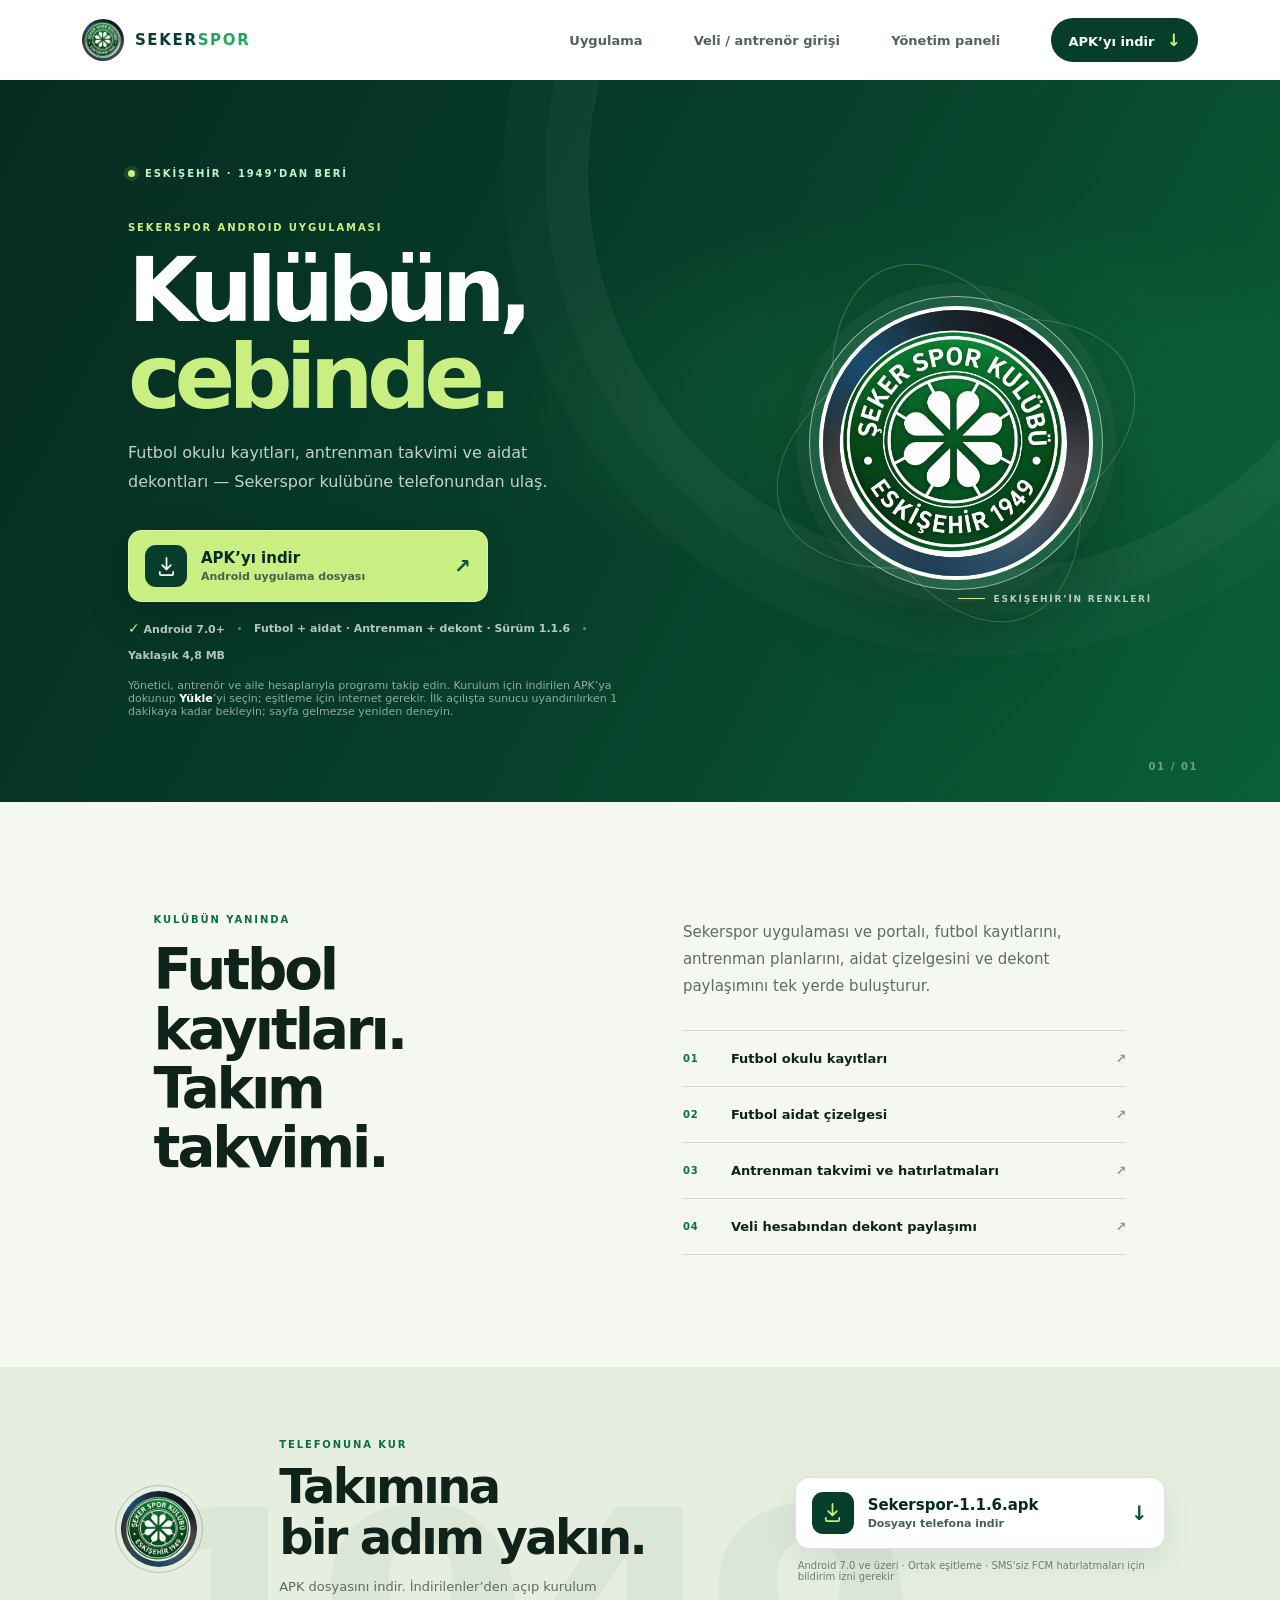
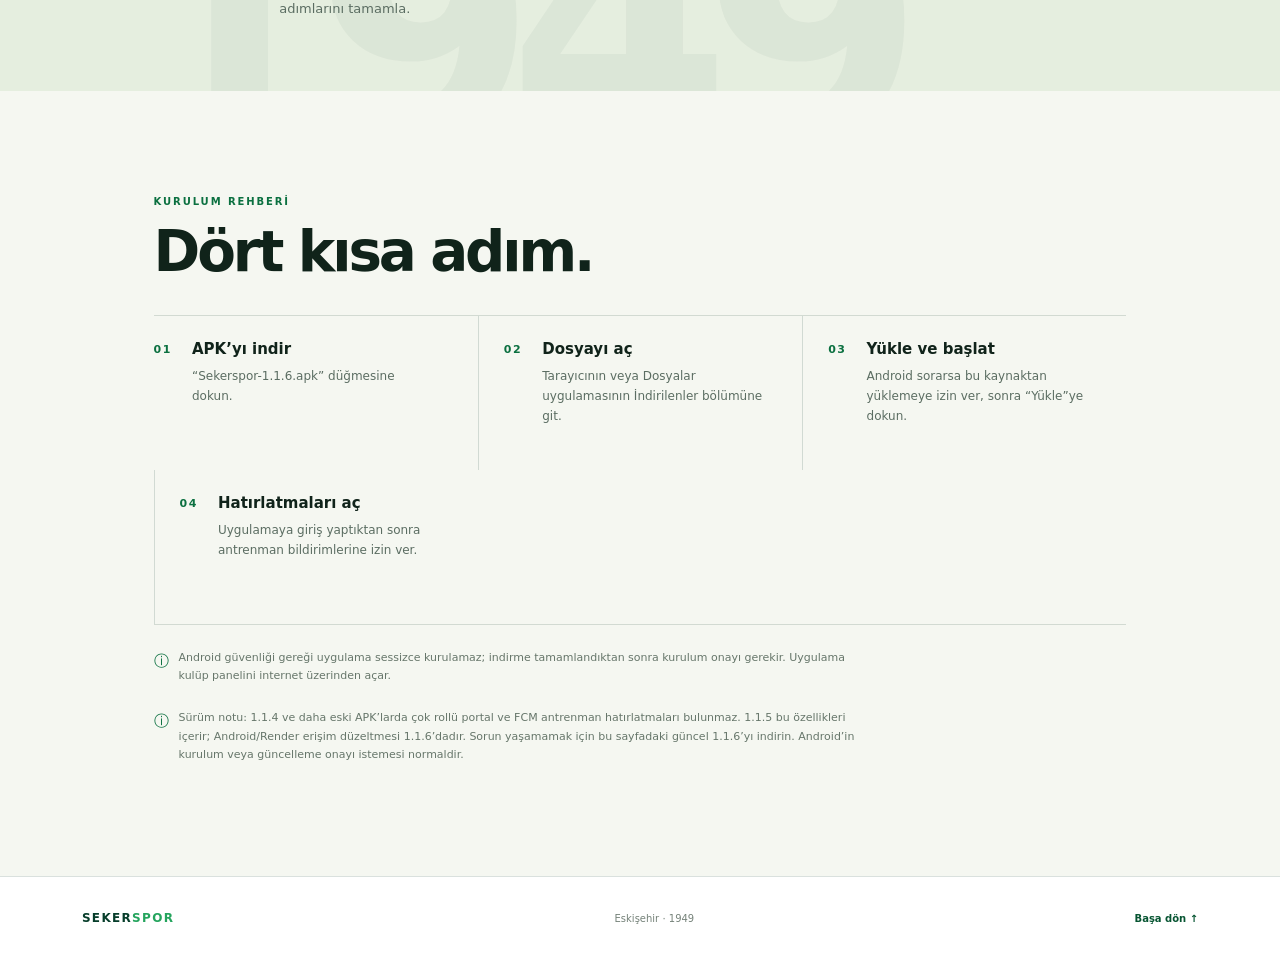
<file: download/index.html>
<!doctype html>
<html lang="tr">
<head>
  <meta charset="utf-8">
  <meta name="viewport" content="width=device-width, initial-scale=1">
  <meta name="theme-color" content="#073e2b">
  <meta name="description" content="Sekerspor Android uygulamasını indirin. Antrenman takvimi, aidat takibi ve veli/antrenör portalı.">
  <meta property="og:type" content="website">
  <meta property="og:title" content="Sekerspor — Kulüp cebinizde">
  <meta property="og:description" content="Sekerspor Android uygulamasını indirip kulüp panelinize telefonunuzdan ulaşın.">
  <meta property="og:image" content="https://files.manuscdn.com/user_upload_by_module/session_file/310519664003002589/QFVLzwJpxHhcqPuA.jpg">
  <title>Sekerspor — Android Uygulaması</title>
  <link rel="icon" type="image/png" href="assets/sekerspor-icon.png">
  <link rel="stylesheet" href="styles.css">
<link rel="canonical" href="https://musa0326.github.io/koncask/download/" /></head>
<body>
  <header class="site-header">
    <a class="brand" href="#ust" aria-label="Sekerspor ana sayfa">
      <img class="brand-mark" src="assets/sekerspor-icon.png" alt="">
      <span class="brand-name">SEKER<span>SPOR</span></span>
    </a>
    <nav aria-label="Ana gezinme">
      <a class="nav-link" href="#uygulama">Uygulama</a>
      <a class="nav-link" href="https://sekerspor-api-gateway.onrender.com/portal/">Veli / antrenör girişi</a>
      <a class="nav-link" href="https://sekerspor-api-gateway.onrender.com/panel/">Yönetim paneli</a>
      <a class="nav-cta" href="#indir">APK’yı indir <span aria-hidden="true">↓</span></a>
    </nav>
  </header>

  <main id="ust">
    <section class="hero" aria-labelledby="hero-title">
      <div class="hero-lines" aria-hidden="true"></div>
      <div class="hero-copy">
        <p class="eyebrow"><span class="eyebrow-dot"></span> ESKİŞEHİR · 1949’DAN BERİ</p>
        <p class="kicker">SEKERSPOR ANDROID UYGULAMASI</p>
        <h1 id="hero-title">Kulübün,<br><span>cebinde.</span></h1>
        <p class="hero-description">Futbol okulu kayıtları, antrenman takvimi ve aidat dekontları — Sekerspor kulübüne telefonundan ulaş.</p>
        <a class="download-button" href="./Sekerspor-1.1.6.apk" download="Sekerspor-1.1.6.apk" type="application/vnd.android.package-archive">
          <span class="download-icon" aria-hidden="true">
            <svg viewBox="0 0 24 24" fill="none"><path d="M12 3v12m0 0 4.5-4.5M12 15l-4.5-4.5M5 17.5v2A1.5 1.5 0 0 0 6.5 21h11a1.5 1.5 0 0 0 1.5-1.5v-2" stroke="currentColor" stroke-width="1.8" stroke-linecap="round" stroke-linejoin="round"/></svg>
          </span>
          <span class="download-label"><strong>APK’yı indir</strong><small>Android uygulama dosyası</small></span>
          <span class="download-arrow" aria-hidden="true">↗</span>
        </a>
        <div class="app-facts" aria-label="Uygulama bilgileri">
          <span><i class="fact-check" aria-hidden="true">✓</i> Android 7.0+</span>
          <span class="fact-divider" aria-hidden="true"></span>
          <span>Futbol + aidat · Antrenman + dekont · Sürüm 1.1.6</span>
          <span class="fact-divider" aria-hidden="true"></span>
          <span>Yaklaşık 4,8 MB</span>
        </div>
        <p class="hero-note">Yönetici, antrenör ve aile hesaplarıyla programı takip edin. Kurulum için indirilen APK’ya dokunup <b>Yükle</b>’yi seçin; eşitleme için internet gerekir. İlk açılışta sunucu uyandırılırken 1 dakikaya kadar bekleyin; sayfa gelmezse yeniden deneyin.</p>
      </div>

      <div class="hero-art" aria-label="Sekerspor Spor Kulübü arması">
        <div class="orbit orbit-one" aria-hidden="true"></div>
        <div class="orbit orbit-two" aria-hidden="true"></div>
        <div class="crest-frame">
          <img src="assets/sekerspor-logo.jpg" alt="Şeker Spor Kulübü, Eskişehir 1949 arması" width="989" height="1006">
        </div>
        <div class="art-caption"><span class="caption-rule"></span><span>ESKİŞEHİR’İN RENKLERİ</span></div>
      </div>
      <div class="hero-index" aria-hidden="true">01 / 01</div>
    </section>

    <section class="app-section" id="uygulama" aria-labelledby="app-title">
      <div class="section-intro">
        <p class="section-label">KULÜBÜN YANINDA</p>
        <h2 id="app-title">Futbol kayıtları.<br>Takım takvimi.</h2>
      </div>
      <div class="section-details">
        <p>Sekerspor uygulaması ve portalı, futbol kayıtlarını, antrenman planlarını, aidat çizelgesini ve dekont paylaşımını tek yerde buluşturur.</p>
        <div class="feature-list">
          <div class="feature-item"><span class="feature-number">01</span><span>Futbol okulu kayıtları</span><span class="feature-mark" aria-hidden="true">↗</span></div>
          <div class="feature-item"><span class="feature-number">02</span><span>Futbol aidat çizelgesi</span><span class="feature-mark" aria-hidden="true">↗</span></div>
          <div class="feature-item"><span class="feature-number">03</span><span>Antrenman takvimi ve hatırlatmaları</span><span class="feature-mark" aria-hidden="true">↗</span></div>
          <div class="feature-item"><span class="feature-number">04</span><span>Veli hesabından dekont paylaşımı</span><span class="feature-mark" aria-hidden="true">↗</span></div>
        </div>
      </div>
    </section>

    <section class="install-section" id="indir" aria-labelledby="install-title">
      <div class="install-emblem" aria-hidden="true"><img src="assets/sekerspor-icon.png" alt=""></div>
      <div class="install-copy">
        <p class="section-label">TELEFONUNA KUR</p>
        <h2 id="install-title">Takımına<br>bir adım yakın.</h2>
        <p>APK dosyasını indir. İndirilenler’den açıp kurulum adımlarını tamamla.</p>
      </div>
      <div class="install-action">
        <a class="download-button download-button-light" href="./Sekerspor-1.1.6.apk" download="Sekerspor-1.1.6.apk" type="application/vnd.android.package-archive">
          <span class="download-icon" aria-hidden="true"><svg viewBox="0 0 24 24" fill="none"><path d="M12 3v12m0 0 4.5-4.5M12 15l-4.5-4.5M5 17.5v2A1.5 1.5 0 0 0 6.5 21h11a1.5 1.5 0 0 0 1.5-1.5v-2" stroke="currentColor" stroke-width="1.8" stroke-linecap="round" stroke-linejoin="round"/></svg></span>
          <span class="download-label"><strong>Sekerspor-1.1.6.apk</strong><small>Dosyayı telefona indir</small></span>
          <span class="download-arrow" aria-hidden="true">↓</span>
        </a>
        <p class="download-footnote">Android 7.0 ve üzeri · Ortak eşitleme · SMS'siz FCM hatırlatmaları için bildirim izni gerekir</p>
      </div>
    </section>

    <section class="steps-section" aria-labelledby="steps-title">
      <p class="section-label">KURULUM REHBERİ</p>
      <h2 id="steps-title">Dört kısa adım.</h2>
      <div class="steps-list">
        <article class="step"><span class="step-no">01</span><div><h3>APK’yı indir</h3><p>“Sekerspor-1.1.6.apk” düğmesine dokun.</p></div></article>
        <article class="step"><span class="step-no">02</span><div><h3>Dosyayı aç</h3><p>Tarayıcının veya Dosyalar uygulamasının İndirilenler bölümüne git.</p></div></article>
        <article class="step"><span class="step-no">03</span><div><h3>Yükle ve başlat</h3><p>Android sorarsa bu kaynaktan yüklemeye izin ver, sonra “Yükle”ye dokun.</p></div></article>
        <article class="step"><span class="step-no">04</span><div><h3>Hatırlatmaları aç</h3><p>Uygulamaya giriş yaptıktan sonra antrenman bildirimlerine izin ver.</p></div></article>
      </div>
      <p class="system-note"><span aria-hidden="true">ⓘ</span> Android güvenliği gereği uygulama sessizce kurulamaz; indirme tamamlandıktan sonra kurulum onayı gerekir. Uygulama kulüp panelini internet üzerinden açar.</p>
      <p class="system-note"><span aria-hidden="true">ⓘ</span> Sürüm notu: 1.1.4 ve daha eski APK’larda çok rollü portal ve FCM antrenman hatırlatmaları bulunmaz. 1.1.5 bu özellikleri içerir; Android/Render erişim düzeltmesi 1.1.6’dadır. Sorun yaşamamak için bu sayfadaki güncel 1.1.6’yı indirin. Android’in kurulum veya güncelleme onayı istemesi normaldir.</p>
    </section>
  </main>

  <footer class="site-footer">
    <a class="footer-brand" href="#ust">SEKER<span>SPOR</span></a>
    <span>Eskişehir · 1949</span>
    <a class="back-top" href="#ust">Başa dön ↑</a>
  </footer>
<manus-content-root></manus-content-root>
		</body>
</html>
</file>
<file: download/styles.css>
:root {
  color-scheme: light;
  --green-950: #062a1f;
  --green-900: #073e2b;
  --green-800: #075532;
  --green-700: #0b7040;
  --green-500: #24a45d;
  --lime: #c9ef82;
  --paper: #f5f7f1;
  --ink: #10231a;
  --muted: #5b6d62;
  --line: rgba(9, 56, 37, .15);
  --font: Inter, ui-sans-serif, system-ui, -apple-system, BlinkMacSystemFont, "Segoe UI", sans-serif;
}
* { box-sizing: border-box; }
html { scroll-behavior: smooth; }
body { margin: 0; background: var(--paper); color: var(--ink); font-family: var(--font); -webkit-font-smoothing: antialiased; }
a { color: inherit; }
.site-header { height: 80px; padding: 0 clamp(22px, 6.4vw, 96px); display: flex; align-items: center; justify-content: space-between; background: #fff; }
.brand { display: inline-flex; align-items: center; gap: 11px; text-decoration: none; }
.brand-mark { width: 42px; height: 42px; border-radius: 50%; object-fit: cover; }
.brand-name, .footer-brand { color: var(--green-900); font-size: 15px; font-weight: 900; letter-spacing: .11em; }
.brand-name span, .footer-brand span { color: var(--green-500); }
.site-header nav { display: flex; align-items: center; gap: clamp(20px, 4vw, 54px); }
.nav-link { color: #52645a; font-size: 13px; font-weight: 650; text-decoration: none; }
.nav-link:hover { color: var(--green-700); }
.nav-cta { padding: 12px 17px; border-radius: 999px; background: var(--green-900); color: #fff; font-size: 13px; font-weight: 750; text-decoration: none; transition: background .18s ease, transform .18s ease; }
.nav-cta span { padding-left: 8px; color: var(--lime); font-size: 17px; }
.nav-cta:hover { background: var(--green-700); transform: translateY(-1px); }
.hero { position: relative; min-height: 670px; overflow: hidden; padding: 88px clamp(24px, 10vw, 150px) 84px; display: grid; grid-template-columns: minmax(0, 1.15fr) minmax(310px, .85fr); align-items: center; gap: clamp(40px, 8vw, 120px); isolation: isolate; background: radial-gradient(ellipse at 75% 45%, rgba(22, 120, 67, .46), transparent 35%), linear-gradient(118deg, #062b20 0%, #07412b 55%, #0a6038 100%); color: white; }
.hero::before { content: ""; position: absolute; z-index: -1; width: 62vw; height: 62vw; min-width: 640px; min-height: 640px; top: -42%; right: -8%; border: 1px solid rgba(255,255,255,.075); border-radius: 50%; box-shadow: 0 0 0 42px rgba(255,255,255,.022), 0 0 0 84px rgba(255,255,255,.018); }
.hero-lines { position: absolute; z-index: -1; right: 0; top: 0; width: 47%; height: 100%; opacity: .18; background: repeating-linear-gradient(135deg, transparent 0 52px, rgba(255,255,255,.11) 53px, transparent 54px 106px); mask-image: linear-gradient(90deg, transparent, #000 58%); }
.hero-copy { position: relative; z-index: 1; max-width: 620px; }
.eyebrow, .kicker, .section-label { margin: 0; font-size: 10px; font-weight: 800; letter-spacing: .19em; }
.eyebrow { display: flex; align-items: center; gap: 10px; color: #c9efcf; }
.eyebrow-dot { width: 7px; height: 7px; border-radius: 50%; background: var(--lime); box-shadow: 0 0 0 4px rgba(201,239,130,.12); }
.kicker { margin-top: 43px; color: var(--lime); }
h1 { margin: 14px 0 18px; max-width: 650px; font-size: clamp(54px, 7vw, 94px); line-height: .97; font-weight: 780; letter-spacing: -.075em; }
h1 span { color: var(--lime); }
.hero-description { max-width: 475px; margin: 0; color: rgba(255,255,255,.76); font-size: 16px; line-height: 1.8; }
.download-button { width: min(100%, 360px); min-height: 72px; margin-top: 34px; padding: 12px 16px; display: flex; align-items: center; gap: 14px; border: 1px solid rgba(255,255,255,.38); border-radius: 14px; background: var(--lime); color: var(--green-950); text-decoration: none; box-shadow: 0 14px 40px rgba(1, 20, 13, .22); transition: transform .2s ease, box-shadow .2s ease, background .2s ease; }
.download-button:hover { transform: translateY(-3px); background: #d9f7a1; box-shadow: 0 18px 48px rgba(1,20,13,.3); }
.download-icon { width: 42px; height: 42px; flex: 0 0 42px; display: grid; place-items: center; border-radius: 11px; background: var(--green-900); color: #fff; }
.download-icon svg { width: 23px; height: 23px; }
.download-label { flex: 1; display: flex; flex-direction: column; gap: 3px; }
.download-label strong { font-size: 15px; font-weight: 800; }
.download-label small { color: #45614f; font-size: 11px; font-weight: 600; }
.download-arrow { color: var(--green-800); font-size: 20px; font-weight: 800; }
.app-facts { display: flex; flex-wrap: wrap; align-items: center; gap: 13px; margin-top: 18px; color: rgba(255,255,255,.71); font-size: 11px; font-weight: 600; }
.fact-check { color: var(--lime); font-style: normal; font-size: 14px; }
.fact-divider { width: 3px; height: 3px; border-radius: 50%; background: rgba(255,255,255,.4); }
.hero-note { margin: 17px 0 0; color: rgba(255,255,255,.56); font-size: 11px; }
.hero-note b { color: white; }
.hero-art { position: relative; justify-self: center; width: min(100%, 430px); aspect-ratio: 1; display: grid; place-items: center; }
.crest-frame { position: relative; z-index: 1; width: 75%; aspect-ratio: 1; padding: 9px; border: 1px solid rgba(255,255,255,.54); border-radius: 50%; background: rgba(255,255,255,.08); box-shadow: 0 24px 90px rgba(0,0,0,.32), 0 0 0 13px rgba(255,255,255,.045); }
.crest-frame img { display: block; width: 100%; height: 100%; border: 4px solid #fff; border-radius: 50%; object-fit: cover; }
.orbit { position: absolute; border: 1px solid rgba(201,239,130,.28); border-radius: 50%; transform: rotate(-22deg); }
.orbit-one { width: 96%; height: 57%; }
.orbit-two { width: 57%; height: 96%; }
.art-caption { position: absolute; z-index: 2; right: 0; bottom: 9%; display: flex; align-items: center; gap: 9px; color: rgba(255,255,255,.71); font-size: 9px; font-weight: 800; letter-spacing: .2em; }
.caption-rule { display: block; width: 27px; height: 1px; background: var(--lime); }
.hero-index { position: absolute; right: clamp(24px, 6.4vw, 96px); bottom: 30px; color: rgba(255,255,255,.42); font-size: 10px; font-weight: 750; letter-spacing: .16em; }
.app-section { padding: 112px clamp(24px, 12vw, 180px); display: grid; grid-template-columns: .95fr 1.05fr; align-items: start; gap: clamp(50px, 10vw, 150px); background: var(--paper); }
.section-label { color: var(--green-700); }
.app-section h2, .install-section h2, .steps-section h2 { margin: 15px 0 0; font-size: clamp(36px, 4.4vw, 58px); line-height: 1.05; letter-spacing: -.055em; font-weight: 770; }
.section-details > p { max-width: 530px; margin: 5px 0 30px; color: var(--muted); font-size: 15px; line-height: 1.8; }
.feature-list { border-top: 1px solid var(--line); }
.feature-item { min-height: 56px; display: grid; grid-template-columns: 48px 1fr 20px; align-items: center; border-bottom: 1px solid var(--line); font-size: 13px; font-weight: 690; }
.feature-number { color: var(--green-700); font-size: 10px; font-weight: 800; letter-spacing: .1em; }
.feature-mark { color: #8a9a8e; text-align: right; }
.install-section { position: relative; overflow: hidden; padding: 72px clamp(24px, 9vw, 132px); display: grid; grid-template-columns: 100px 1fr minmax(260px, .82fr); align-items: center; gap: clamp(24px, 5vw, 70px); background: #e5eedf; }
.install-section::after { content: "1949"; position: absolute; right: 30%; bottom: -66px; color: rgba(7,62,43,.045); font-size: clamp(150px, 25vw, 350px); font-weight: 900; letter-spacing: -.09em; line-height: .8; pointer-events: none; }
.install-emblem { position: relative; z-index: 1; width: 88px; height: 88px; padding: 5px; border: 1px solid rgba(7,62,43,.24); border-radius: 50%; }
.install-emblem img { width: 100%; height: 100%; display: block; border-radius: 50%; object-fit: cover; }
.install-copy, .install-action { position: relative; z-index: 1; }
.install-section h2 { margin-top: 11px; font-size: clamp(34px, 4vw, 48px); }
.install-copy > p:last-child { max-width: 350px; margin: 14px 0 0; color: var(--muted); font-size: 13px; line-height: 1.65; }
.download-button-light { width: 100%; max-width: 380px; margin: 0; border-color: rgba(7,62,43,.14); background: #fff; box-shadow: 0 12px 28px rgba(7,62,43,.08); }
.download-button-light:hover { background: #fafff3; box-shadow: 0 17px 35px rgba(7,62,43,.13); }
.download-button-light .download-icon { background: var(--green-900); color: var(--lime); }
.download-footnote { margin: 11px 0 0 3px; color: #6e7c71; font-size: 10px; }
.steps-section { padding: 105px clamp(24px, 12vw, 180px) 112px; }
.steps-section h2 { margin-bottom: 34px; }
.steps-list { display: grid; grid-template-columns: repeat(3, 1fr); border-top: 1px solid var(--line); border-bottom: 1px solid var(--line); }
.step { min-height: 154px; padding: 27px 25px 27px 0; display: flex; gap: 20px; }
.step + .step { padding-left: 25px; border-left: 1px solid var(--line); }
.step-no { color: var(--green-700); font-size: 11px; font-weight: 850; letter-spacing: .14em; }
.step h3 { margin: -3px 0 9px; font-size: 15px; font-weight: 790; }
.step p { max-width: 235px; margin: 0; color: var(--muted); font-size: 12px; line-height: 1.65; }
.system-note { max-width: 720px; margin: 24px 0 0; display: flex; align-items: flex-start; gap: 10px; color: #66766a; font-size: 11px; line-height: 1.65; }
.system-note span { color: var(--green-700); font-size: 15px; }
.site-footer { min-height: 84px; padding: 20px clamp(24px, 6.4vw, 96px); display: flex; align-items: center; justify-content: space-between; gap: 18px; border-top: 1px solid var(--line); background: #fff; color: #758279; font-size: 10px; }
.footer-brand { color: var(--green-900); font-size: 12px; text-decoration: none; }
.back-top { color: var(--green-800); font-weight: 700; text-decoration: none; }
:focus-visible { outline: 3px solid #cfef78; outline-offset: 4px; }
@media (max-width: 900px) {
  .hero { min-height: 620px; padding-top: 75px; grid-template-columns: 1fr minmax(230px, .72fr); gap: 28px; }
  .hero-art { width: min(100%, 330px); }
  .app-section { padding: 88px 9vw; gap: 50px; }
  .install-section { grid-template-columns: 74px 1fr; }
  .install-emblem { width: 68px; height: 68px; }
  .install-action { grid-column: 2; }
}
@media (max-width: 640px) {
  .site-header { height: 68px; padding-inline: 18px; }
  .brand-mark { width: 36px; height: 36px; }
  .brand-name { font-size: 13px; }
  .site-header nav { gap: 14px; }
  .nav-link { display: none; }
  .nav-cta { padding: 10px 13px; font-size: 11px; }
  .hero { min-height: unset; padding: 55px 24px 70px; display: flex; flex-direction: column; align-items: stretch; gap: 10px; }
  .hero-copy { max-width: 520px; }
  .kicker { margin-top: 30px; }
  h1 { margin-top: 12px; font-size: clamp(56px, 15vw, 78px); }
  .hero-description { font-size: 14px; line-height: 1.7; }
  .download-button { margin-top: 25px; }
  .app-facts { gap: 9px; font-size: 10px; }
  .hero-art { width: min(78vw, 330px); margin: 32px auto 8px; }
  .hero-index { bottom: 18px; right: 22px; }
  .app-section { padding: 75px 24px; grid-template-columns: 1fr; gap: 27px; }
  .app-section h2, .steps-section h2 { font-size: 43px; }
  .section-details > p { font-size: 14px; }
  .install-section { padding: 54px 24px; grid-template-columns: 58px 1fr; gap: 16px; }
  .install-emblem { width: 54px; height: 54px; padding: 3px; }
  .install-section h2 { font-size: 38px; }
  .install-copy > p:last-child { font-size: 12px; }
  .install-action { grid-column: 1 / -1; margin-top: 10px; }
  .steps-section { padding: 76px 24px 80px; }
  .steps-list { grid-template-columns: 1fr; }
  .step { min-height: 108px; padding: 23px 0; }
  .step + .step { padding-left: 0; border-left: 0; border-top: 1px solid var(--line); }
  .step p { max-width: 310px; }
  .site-footer { min-height: 76px; padding-inline: 20px; gap: 8px; font-size: 9px; }
}
@media (prefers-reduced-motion: reduce) {
  html { scroll-behavior: auto; }
  *, *::before, *::after { transition-duration: .01ms !important; animation-duration: .01ms !important; animation-iteration-count: 1 !important; }
}
</file>
